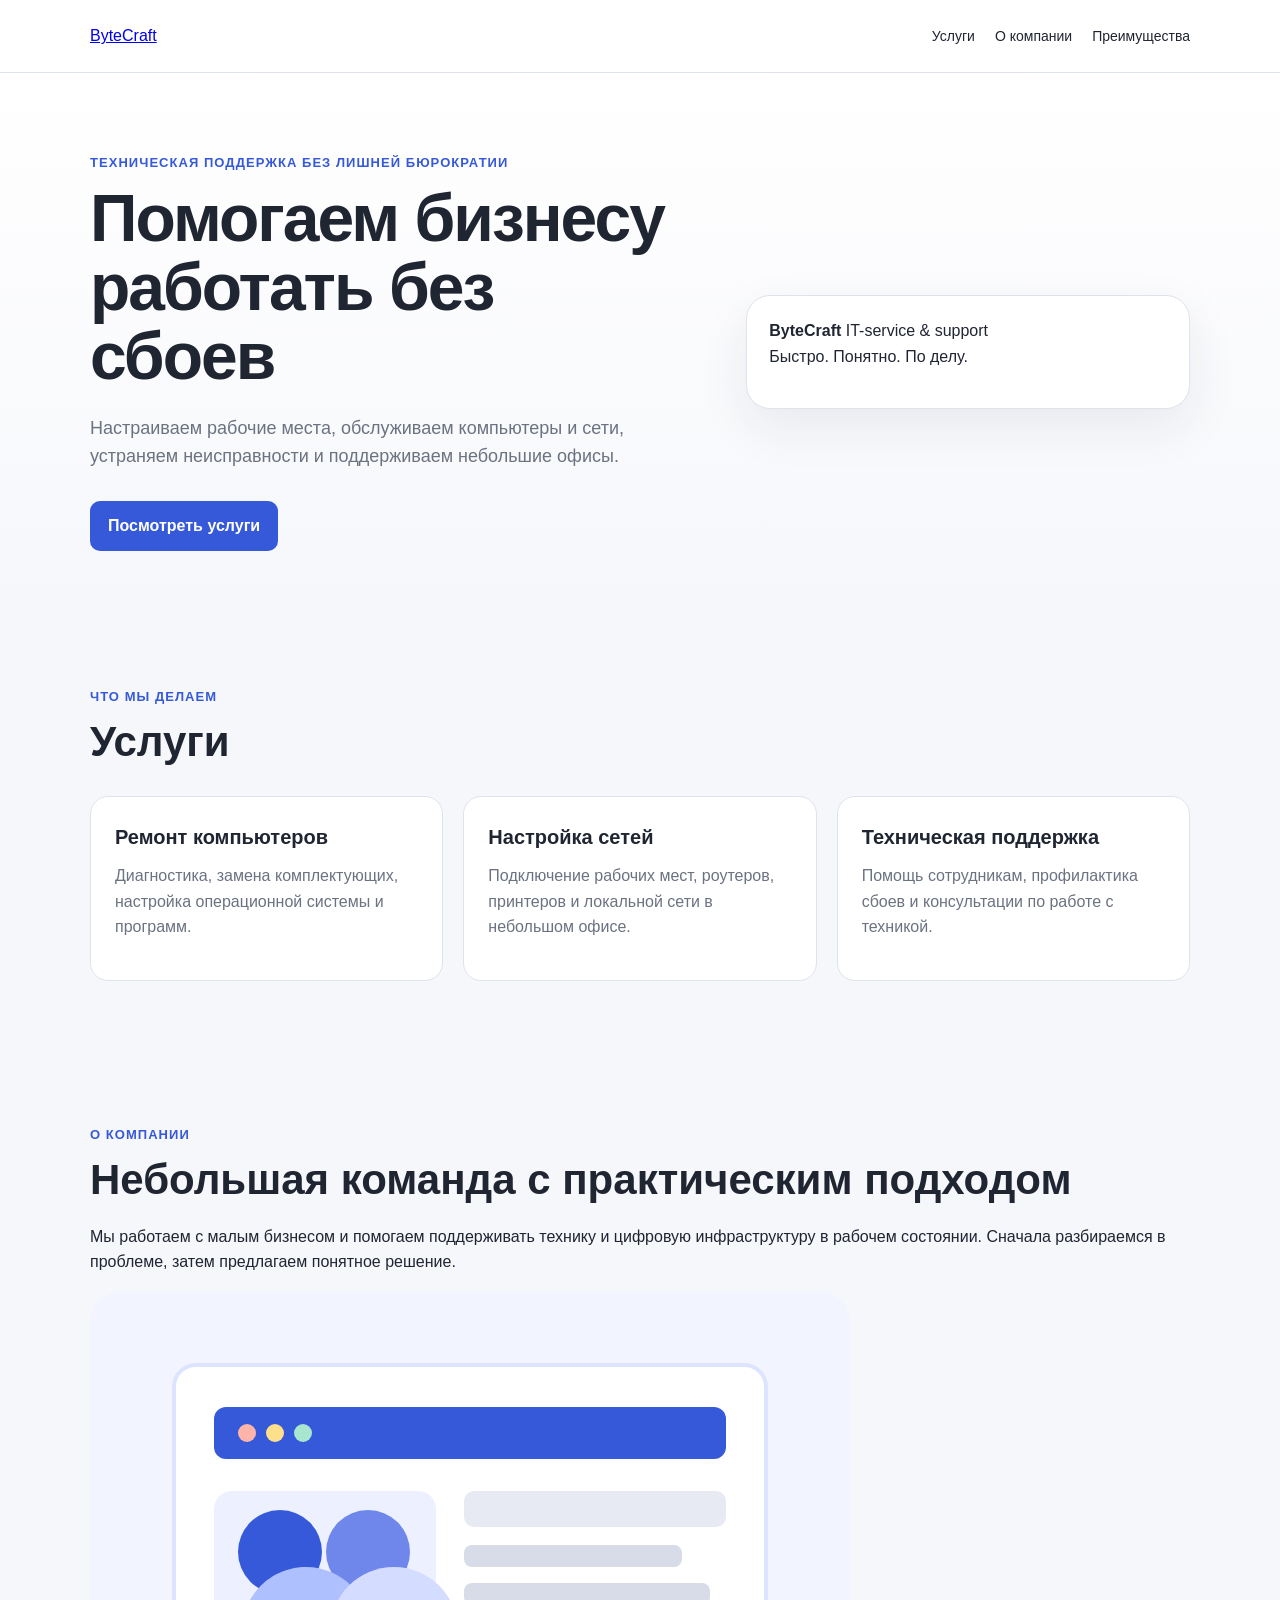
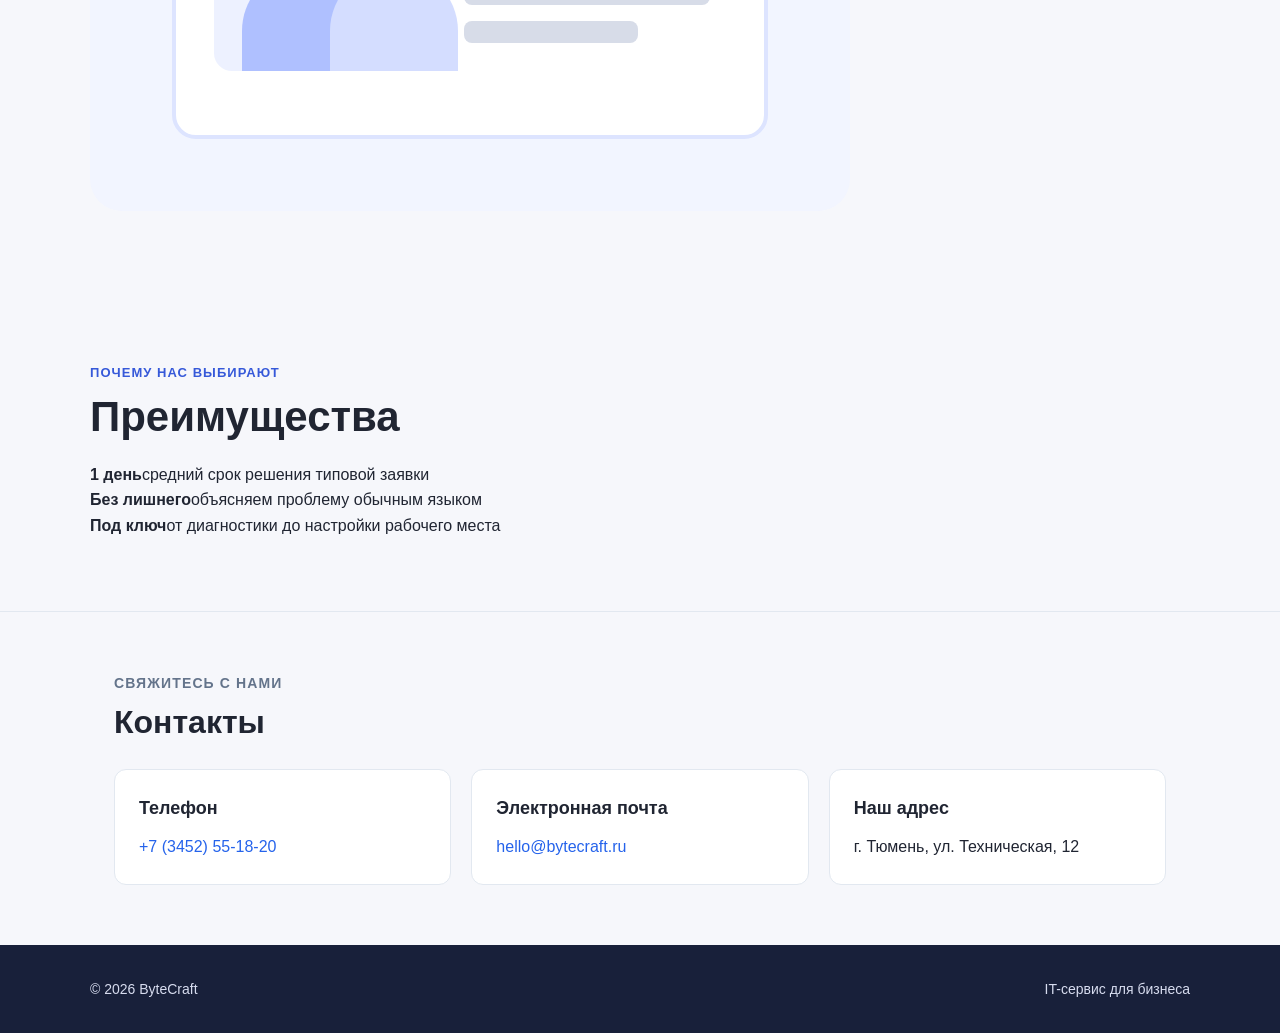
<file: company_site/index.html>
<!DOCTYPE html>
<html lang="ru">
<head>
  <meta charset="UTF-8">
  <meta name="viewport" content="width=device-width, initial-scale=1.0">
  <title>ByteCraft — IT-сервис для бизнеса</title>
  <link rel="stylesheet" href="style.css">
</head>
<body>
  <header class="site-header">
    <div class="container header-inner">
      <a class="logo" href="#top">ByteCraft</a>
      <nav class="main-nav" aria-label="Основная навигация">
        <a href="#services">Услуги</a>
        <a href="#about">О компании</a>
        <a href="#advantages">Преимущества</a>
        <!-- Студент A: добавьте сюда пункт меню «Контакты» -->
      </nav>
    </div>
  </header>

  <main id="top">
    <section class="hero">
      <div class="container hero-grid">
        <div>
          <p class="eyebrow">Техническая поддержка без лишней бюрократии</p>
          <h1>Помогаем бизнесу работать без сбоев</h1>
          <p class="lead">Настраиваем рабочие места, обслуживаем компьютеры и сети, устраняем неисправности и поддерживаем небольшие офисы.</p>
          <a class="button" href="#services">Посмотреть услуги</a>
        </div>
        <div class="hero-card">
          <strong>ByteCraft</strong>
          <span>IT-service & support</span>
          <p>Быстро. Понятно. По делу.</p>
        </div>
      </div>
    </section>

    <section id="services" class="section">
      <div class="container">
        <p class="eyebrow">Что мы делаем</p>
        <h2>Услуги</h2>
        <div class="cards">
          <article class="card">
            <h3>Ремонт компьютеров</h3>
            <p>Диагностика, замена комплектующих, настройка операционной системы и программ.</p>
          </article>
          <article class="card">
            <h3>Настройка сетей</h3>
            <p>Подключение рабочих мест, роутеров, принтеров и локальной сети в небольшом офисе.</p>
          </article>
          <article class="card">
            <h3>Техническая поддержка</h3>
            <p>Помощь сотрудникам, профилактика сбоев и консультации по работе с техникой.</p>
          </article>
        </div>
      </div>
    </section>

    <section id="about" class="section section-alt">
      <div class="container split">
        <div>
          <p class="eyebrow">О компании</p>
          <h2>Небольшая команда с практическим подходом</h2>
          <p>Мы работаем с малым бизнесом и помогаем поддерживать технику и цифровую инфраструктуру в рабочем состоянии. Сначала разбираемся в проблеме, затем предлагаем понятное решение.</p>
        </div>
        <img src="assets/team.svg" alt="Команда IT-специалистов">
      </div>
    </section>

    <section id="advantages" class="section">
      <div class="container">
        <p class="eyebrow">Почему нас выбирают</p>
        <h2>Преимущества</h2>
        <div class="facts">
          <div><strong>1 день</strong><span>средний срок решения типовой заявки</span></div>
          <div><strong>Без лишнего</strong><span>объясняем проблему обычным языком</span></div>
          <div><strong>Под ключ</strong><span>от диагностики до настройки рабочего места</span></div>
        </div>
      </div>
    </section>

    <!--
      ЗАДАНИЕ ДЛЯ СТУДЕНТА A:
      1. Создайте ниже отдельный раздел с id="contacts".
      2. Заголовок раздела: «Контакты».
      3. Добавьте телефон: +7 (3452) 55-18-20.
      4. Добавьте e-mail: hello@bytecraft.ru.
      5. Добавьте адрес: г. Тюмень, ул. Техническая, 12.
      6. В ПЕРВОЙ версии e-mail оставьте обычным текстом.
         Reviewer должен заметить нарушение требования и попросить сделать e-mail кликабельным через mailto:.
      7. После замечания исправьте это отдельным коммитом.
    -->

    
  </main>
<section id="contacts" class="section section-alt">
    <div class="container">
        <p class="eyebrow">Свяжитесь с нами</p>
        <h2>Контакты</h2>
        <div class="contacts-list">
            <div class="contact-item">
                <h3>Телефон</h3>
                <p>
                    <a href="tel:+73452551820">
                        +7 (3452) 55-18-20
                    </a>
                </p>
            </div>
            <div class="contact-item">
                <h3>Электронная почта</h3>
                <p>
                    <a href="mailto:hello@bytecraft.ru">
                        hello@bytecraft.ru
                    </a>
                </p>
            </div>
            <div class="contact-item">
                <h3>Наш адрес</h3>
                <p>г. Тюмень, ул. Техническая, 12</p>
            </div>
        </div>
    </div>

</section>


  
  <footer class="site-footer">
    
    
    <div class="container footer-inner">
      <span>© 2026 ByteCraft</span>
      <span>IT-сервис для бизнеса</span>
    </div>
  </footer>
</body>
</html>
</file>
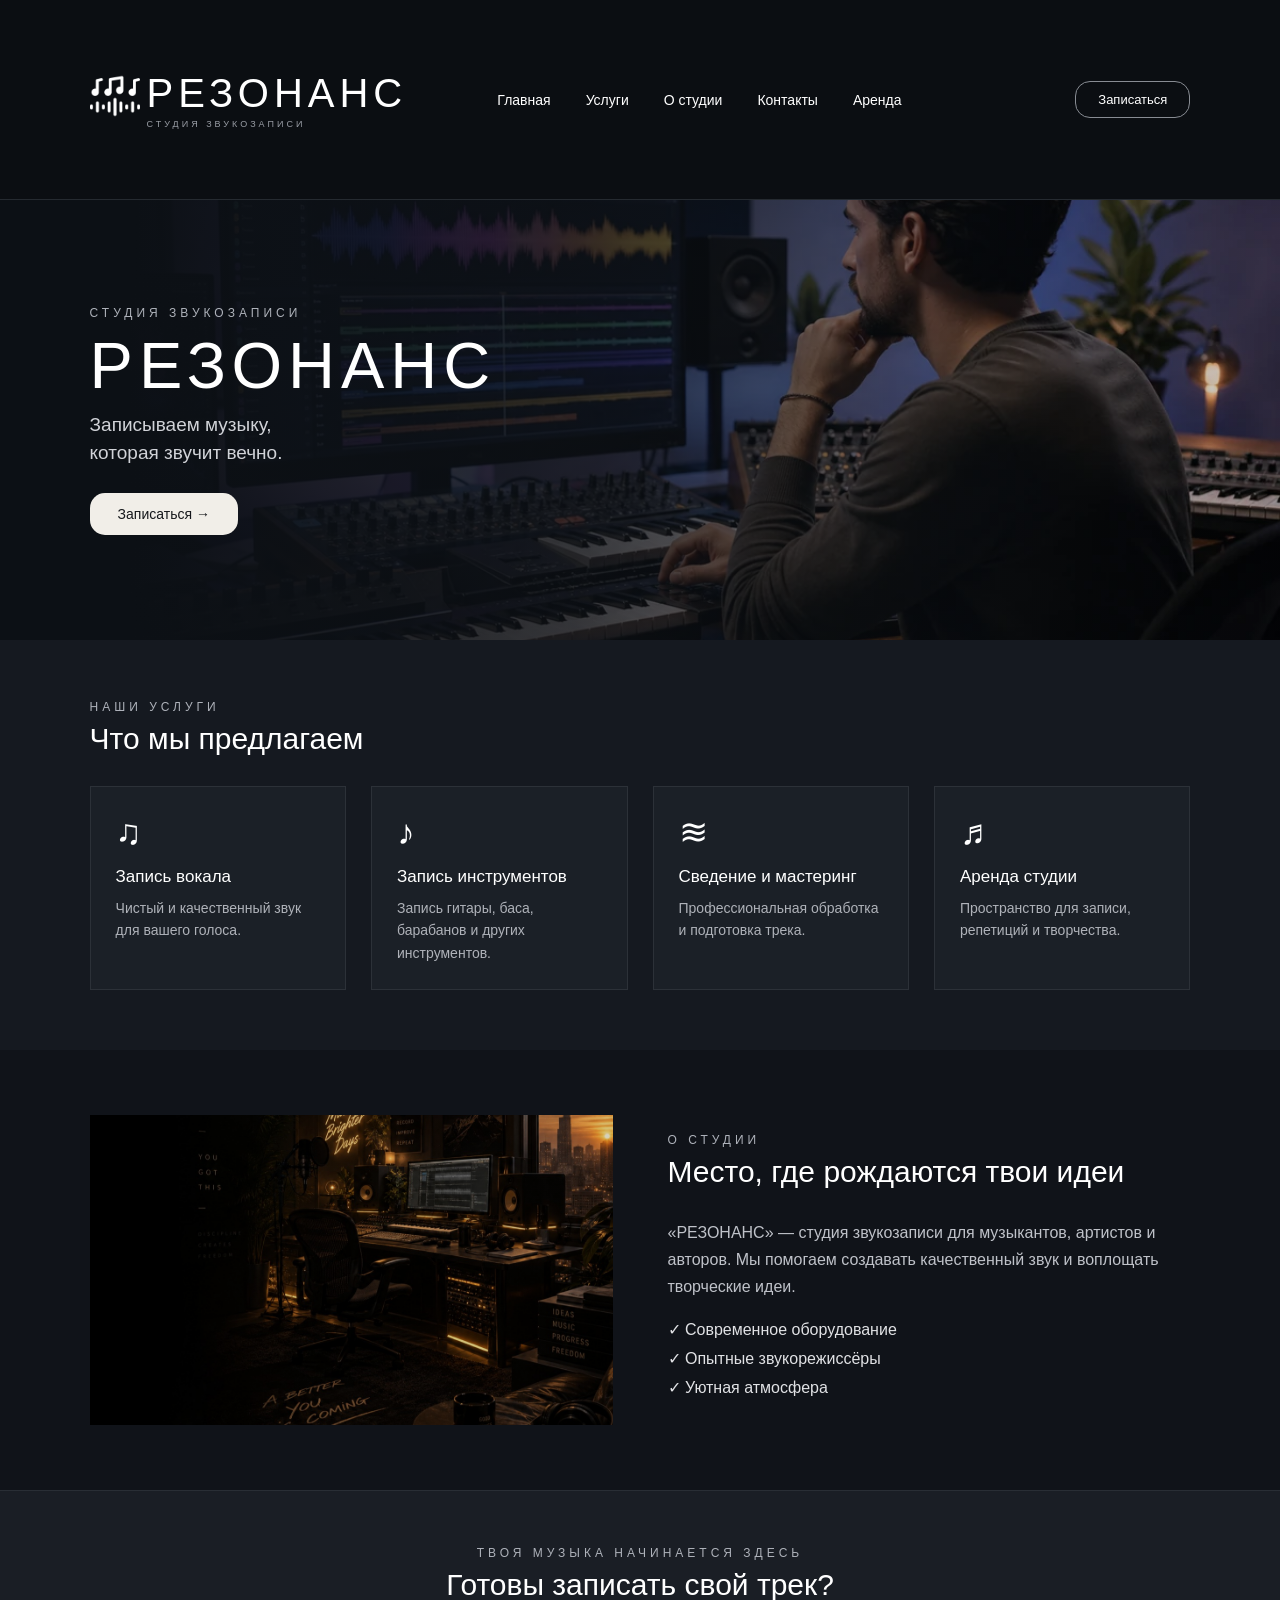
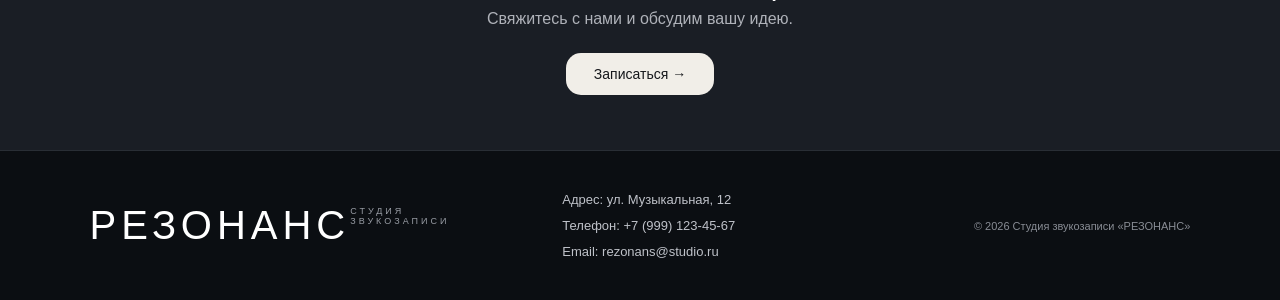
<file: stud/index.html>
<!DOCTYPE html>
<html lang="en">

<head>
    <meta charset="UTF-8">
    <meta name="viewport" content="width=device-width, initial-scale=1.0">
    <title>МСКИСУЛИ</title>
    <link rel="stylesheet" href="style.css">
</head>

</html>

<body>

    <div class="header">
        <div class="logo">
            <div><img src="foto/free-icon-sound-8358638.png" alt="" height="50px"></div>
            <div  class="only-text">
                <div class="logo-name">РЕЗОНАНС</div>
                <div class="logo-text">СТУДИЯ ЗВУКОЗАПИСИ</div>
            </div>
        </div>

        <div class="menu">
            <p>Главная</p>
            <p>Услуги</p>
            <p>О студии</p>
            <p>Контакты</p>
            <p>Аренда</p>
        </div>

        <p class="top-button">Записаться</p>
    </div>

    <div class="hero" id="home">
        <div class="hero-content">
            <div class="small-title">СТУДИЯ ЗВУКОЗАПИСИ</div>
            <div class="main-title">РЕЗОНАНС</div>
            <div class="description">Записываем музыку,<br>которая звучит вечно.</div>
            <p class="button">Записаться →</p>
        </div>
    </div>

    <div class="services" id="services">
        <div class="small-title">НАШИ УСЛУГИ</div>
        <div class="section-title">Что мы предлагаем</div>

        <div class="cards">
            <div class="card">
                <div class="icon">♫</div>
                <div class="card-title">Запись вокала</div>
                <div class="card-text">Чистый и качественный звук для вашего голоса.</div>
            </div>
            <div class="card">
                <div class="icon">♪</div>
                <div class="card-title">Запись инструментов</div>
                <div class="card-text">Запись гитары, баса, барабанов и других инструментов.</div>
            </div>
            <div class="card">
                <div class="icon">≋</div>
                <div class="card-title">Сведение и мастеринг</div>
                <div class="card-text">Профессиональная обработка и подготовка трека.</div>
            </div>
            <div class="card">
                <div class="icon">♬</div>
                <div class="card-title">Аренда студии</div>
                <div class="card-text">Пространство для записи, репетиций и творчества.</div>
            </div>
        </div>
    </div>

    <div class="about" id="about">
        <div class="about-image"></div>

        <div class="about-content">
            <div class="small-title">О СТУДИИ</div>
            <div class="section-title">Место, где рождаются твои идеи</div>
            <div class="about-text">
                «РЕЗОНАНС» — студия звукозаписи для музыкантов,
                артистов и авторов. Мы помогаем создавать качественный
                звук и воплощать творческие идеи.
            </div>
            <div class="check">✓ Современное оборудование</div>
            <div class="check">✓ Опытные звукорежиссёры</div>
            <div class="check">✓ Уютная атмосфера</div>
        </div>
    </div>
    <div class="booking">
        <div class="small-title">ТВОЯ МУЗЫКА НАЧИНАЕТСЯ ЗДЕСЬ</div>
        <div class="booking-title">Готовы записать свой трек?</div>
        <div class="booking-text">Свяжитесь с нами и обсудим вашу идею.</div>
        <p class="button">Записаться →</p>
    </div>

    <div class="footer" id="contacts">
        <div class="logo">
            <div class="logo-name">РЕЗОНАНС</div>
            <div class="logo-text">СТУДИЯ ЗВУКОЗАПИСИ</div>
        </div>

        <div class="contacts">
            <div>Адрес: ул. Музыкальная, 12</div>
            <div>Телефон: +7 (999) 123-45-67</div>
            <div>Email: rezonans@studio.ru</div>
        </div>

        <div class="copyright">© 2026 Студия звукозаписи «РЕЗОНАНС»</div>
    </div>

</body>

</html>
</file>
<file: company_site/style.css>
:root {
    --bg: #f6f7fb;
    --surface: #ffffff;
    --text: #202532;
    --muted: #6b7280;
    --line: #dfe3ea;
    --accent: #3659d9;
    --accent-soft: #edf1ff;
    --dark: #18203a;
}

* {
    box-sizing: border-box;
}

html {
    scroll-behavior: smooth;
}

body {
    margin: 0;
    font-family: Arial, sans-serif;
    color: var(--text);
    background: var(--bg);
    line-height: 1.6;
}
/* Блок Контакты */
#contacts {
padding: 60px 0;
border-top: 1px solid #e2e8f0;
}

#contacts .container {
max-width: 1100px;
margin: 0 auto;
padding: 0 24px;
}

#contacts .eyebrow {
color: #64748b;
font-size: 14px;
margin-bottom: 10px;
}

#contacts h2 {
font-size: 32px;
margin-bottom: 28px;
}

.contacts-list {
display: flex;
gap: 20px;
flex-wrap: wrap;
}

.contact-item {
flex: 1;
min-width: 220px;
padding: 24px;
background-color: #ffffff;
border: 1px solid #e2e8f0;
border-radius: 12px;
}

.contact-item h3 {
font-size: 18px;
margin-bottom: 12px;
}

.contact-item p {
font-size: 16px;
line-height: 1.6;
margin: 0;
overflow-wrap: anywhere;
}

.contact-item a {
color: #2563eb;
text-decoration: none;
}

.contact-item a:hover {
text-decoration: underline;
}

/* Для небольших экранов */
@media (max-width: 600px) {
#contacts {
padding: 40px 0;
}

#contacts h2 {
font-size: 26px;
}

.contacts-list {
flex-direction: column;
}

.contact-item {
min-width: 0;
}
}





.container {
    width: min(1100px, calc(100% - 40px));
    margin: 0 auto;
}

.site-header {
    position: sticky;
    top: 0;
    z-index: 10;
    background: rgba(255, 255, 255, 0.96);
    border-bottom: 1px solid var(--line);
}

.header-inner,
.footer-inner {
    display: flex;
    align-items: center;
    justify-content: space-between;
    gap: 24px;
    min-height: 72px;
}

.brand {
    display: inline-flex;
    align-items: center;
    gap: 12px;
    color: var(--dark);
    text-decoration: none;
    font-weight: 700;
}

.brand-mark {
    display: grid;
    place-items: center;
    width: 40px;
    height: 40px;
    border-radius: 12px;
    background: var(--accent);
    color: white;
    font-size: 14px;
}

.main-nav {
    display: flex;
    gap: 20px;
    flex-wrap: wrap;
}

.main-nav a {
    color: var(--text);
    text-decoration: none;
    font-size: 14px;
}

.main-nav a:hover {
    color: var(--accent);
}

.hero {
    padding: 80px 0 64px;
    background: linear-gradient(180deg, #ffffff 0%, var(--bg) 100%);
}

.hero-grid {
    display: grid;
    grid-template-columns: 1.15fr 0.85fr;
    gap: 56px;
    align-items: center;
}

.eyebrow {
    margin: 0 0 10px;
    color: var(--accent);
    font-size: 13px;
    font-weight: 700;
    letter-spacing: 0.08em;
    text-transform: uppercase;
}

h1,
h2,
h3,
p {
    margin-top: 0;
}

h1 {
    margin-bottom: 22px;
    max-width: 760px;
    font-size: clamp(38px, 6vw, 66px);
    line-height: 1.05;
    letter-spacing: -0.03em;
}

h2 {
    margin-bottom: 20px;
    font-size: clamp(28px, 4vw, 42px);
    line-height: 1.15;
}

h3 {
    margin-bottom: 10px;
    font-size: 20px;
}

.hero-text,
.lead {
    max-width: 760px;
    color: var(--muted);
    font-size: 18px;
}

.button {
    display: inline-block;
    margin-top: 12px;
    padding: 12px 18px;
    border-radius: 10px;
    background: var(--accent);
    color: white;
    text-decoration: none;
    font-weight: 700;
}

.hero-card {
    padding: 22px;
    border: 1px solid var(--line);
    border-radius: 24px;
    background: var(--surface);
    box-shadow: 0 18px 50px rgba(24, 32, 58, 0.08);
}

.hero-card img {
    display: block;
    width: 100%;
    height: auto;
}

.section {
    padding: 72px 0;
}

.section-soft {
    background: var(--surface);
    border-top: 1px solid var(--line);
    border-bottom: 1px solid var(--line);
}

.cards {
    display: grid;
    grid-template-columns: repeat(3, 1fr);
    gap: 20px;
    margin-top: 30px;
}

.card,
.person {
    border: 1px solid var(--line);
    border-radius: 18px;
    background: var(--surface);
}

.card {
    padding: 24px;
}

.card-number {
    display: inline-block;
    margin-bottom: 18px;
    color: var(--accent);
    font-weight: 700;
}

.card p,
.person span {
    color: var(--muted);
}

.team-grid {
    display: grid;
    grid-template-columns: repeat(2, 1fr);
    gap: 20px;
    margin-top: 28px;
}

.person {
    display: flex;
    flex-direction: column;
    gap: 4px;
    padding: 22px;
}

.site-footer {
    background: var(--dark);
    color: #d7dcef;
}

.footer-inner {
    min-height: 88px;
    font-size: 14px;
}

/* В ПРАКТИЧЕСКОЙ №9 студент B должен добавить оформление для нового блока #contacts.
   Не вставляйте готовое решение сюда до начала работы. */

@media (max-width: 760px) {
    .header-inner,
    .footer-inner,
    .main-nav {
        align-items: flex-start;
        flex-direction: column;
    }

    .header-inner {
        padding: 16px 0;
    }

    .hero-grid,
    .cards,
    .team-grid {
        grid-template-columns: 1fr;
    }

    .hero {
        padding-top: 54px;
    }
}
</file>
<file: stud/style.css>
* {
    margin: 0;
    padding: 0;
    box-sizing: border-box;
}
body {
    background: #101319;
    color: white;
    font-family: Arial, sans-serif;
}
.header {
    height: 200px;
    padding: 0 7%;
    display: flex;
    align-items: center;
    justify-content: space-between;
    background: #0b0e12;
    border-bottom: 1px solid #252a30;
}
.logo{
    display: flex;
    width: 234px;
}
.logo-name {
    
    font-size: 40px;
    letter-spacing: 5px;
}
.only-text
{
    margin-left: 7px;
}
.logo-text {
    margin-top: 3px;
    color: #999da5;
    font-size: 9px;
    letter-spacing: 3px;
}

.menu {
    display: flex;
    gap: 35px;
}

.menu{
    color: #eeeeee;
    font-size: 14px;
}

.menu{
    color: white;
}

.top-button {
    padding: 10px 22px;
    color: white;
    border: 1px solid #888c93;
    border-radius: 15px;
    font-size: 13px;
}

.top-button:hover {
    background: black;
    color: #111;
}

.hero {
    height: 440px;
    padding-left: 7%;
    display: flex;
    align-items: center;
    background:
        linear-gradient(90deg, #0c1015 10%, rgba(12,16,21,.82) 45%, rgba(12,16,21,.15)),
        url(foto/unite-ai-artificial-intelligence-b13-661-text-to-music-generative-ai-stability-audio-googles-musiclm-and-more.webp);
    background-size: cover;
    background-position: center;
}

.hero-content {
    width: 550px;
}

.small-title {
    color: #aeb2ba;
    font-size: 12px;
    letter-spacing: 4px;
}

.main-title {
    margin: 8px 0;
    font-size: 65px;
    letter-spacing: 6px;
}

.description {
    margin-bottom: 25px;
    color: #d1d3d8;
    font-size: 19px;
    line-height: 1.5;
}

.button {
    display: inline-block;
    padding: 13px 28px;
    background: #f1eee8;
    color: #15171b;
    border-radius: 15px;
    font-size: 14px;
}

.button:hover {
    background: #c9b49a;
}

.services {
    padding: 60px 7%;
    background: #151920;
}

.section-title {
    margin: 8px 0 30px;
    font-size: 30px;
}

.cards {
    display: flex;
    gap: 25px;
}

.card {
    width: 25%;
    min-height: 185px;
    padding: 25px;
    background: #1b2027;
    border: 1px solid #2c3138;
}

.card:hover {
    border-color: #8d806e;
}

.icon {
    margin-bottom: 15px;
    font-size: 35px;
}

.card-title {
    margin-bottom: 10px;
    font-size: 17px;
}

.card-text {
    color: #afb2b9;
    font-size: 14px;
    line-height: 1.6;
}

.about {
    min-height: 400px;
    padding: 65px 7%;
    display: flex;
    align-items: center;
    gap: 55px;
}

.about-image {
    width: 50%;
    height: 310px;
    background:
        linear-gradient(rgba(0,0,0,.15), rgba(0,0,0,.15)),
        url(foto/deepchat_ru_1790833756764-Picsart-CropImage\ \(1\).png);
    background-size: cover;
    background-position: center;
}

.about-content {
    width: 50%;
}

.about-text {
    margin: 20px 0;
    color: #bfc2c9;
    line-height: 1.7;
}

.check {
    margin: 10px 0;
    color: #e1e2e5;
}

.booking {
    padding: 55px;
    text-align: center;
    background: #1a1e25;
    border-top: 1px solid #292e35;
}

.booking-title {
    margin: 8px 0;
    font-size: 30px;
}

.booking-text {
    margin-bottom: 25px;
    color: #afb2b9;
}

.footer {
    min-height: 150px;
    padding: 30px 7%;
    display: flex;
    align-items: center;
    justify-content: space-between;
    gap: 40px;
    background: #0b0e12;
    border-top: 1px solid #292e35;
}

.contacts {
    color: #bfc2c9;
    font-size: 13px;
    line-height: 2;
}

.copyright {
    color: #888c94;
    font-size: 11px;
}
</file>
